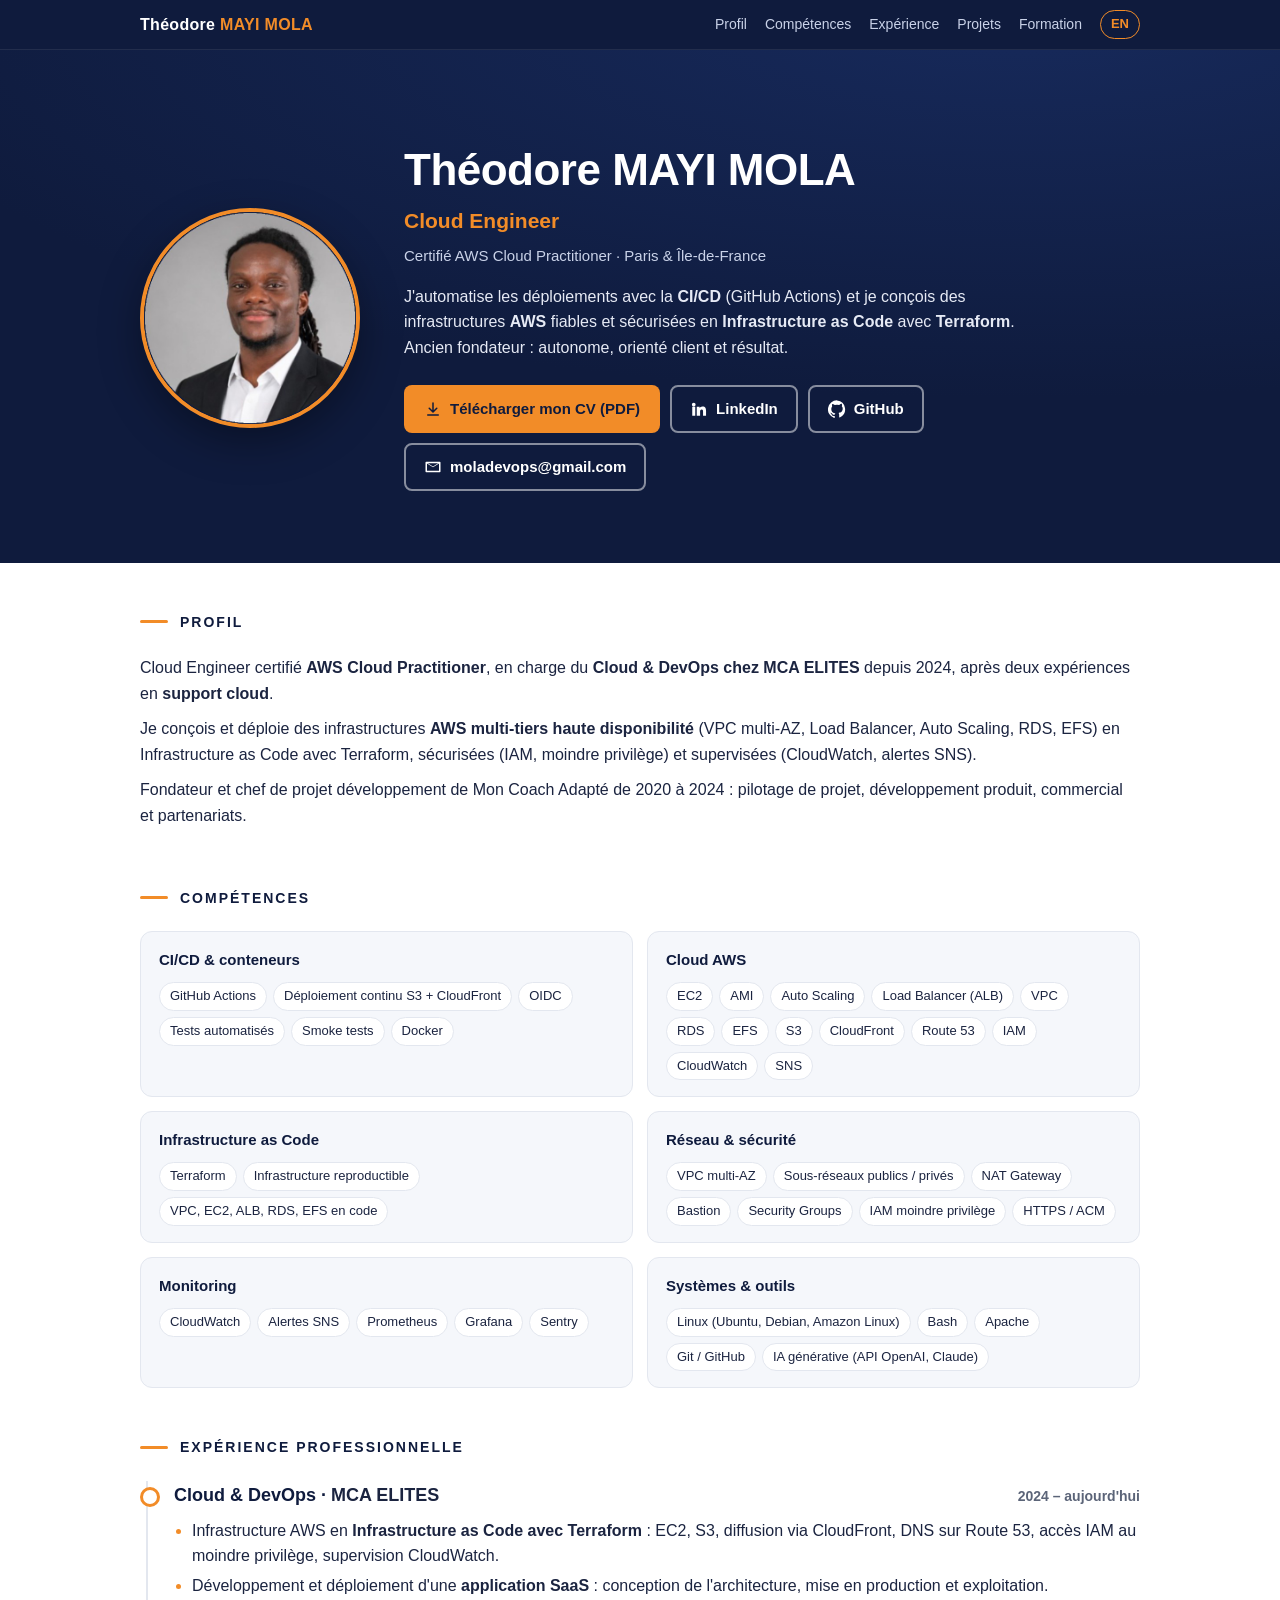
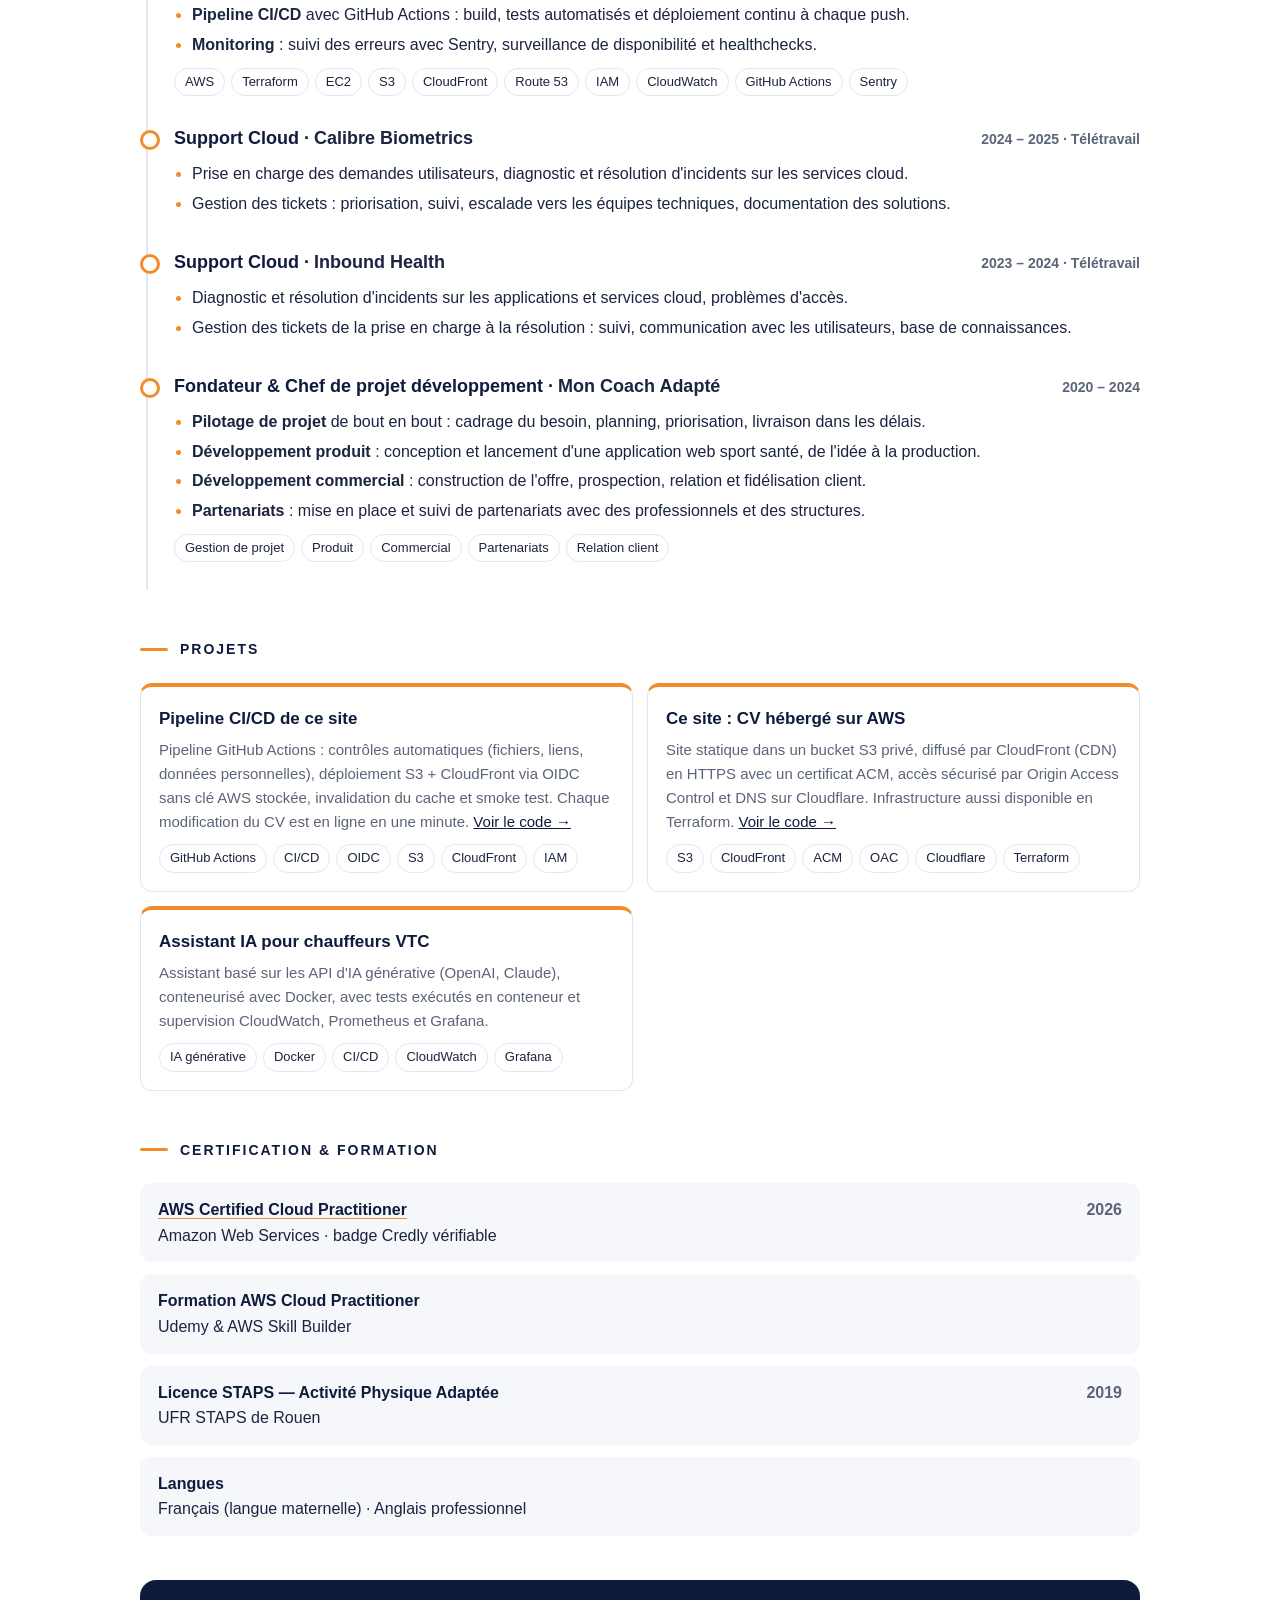
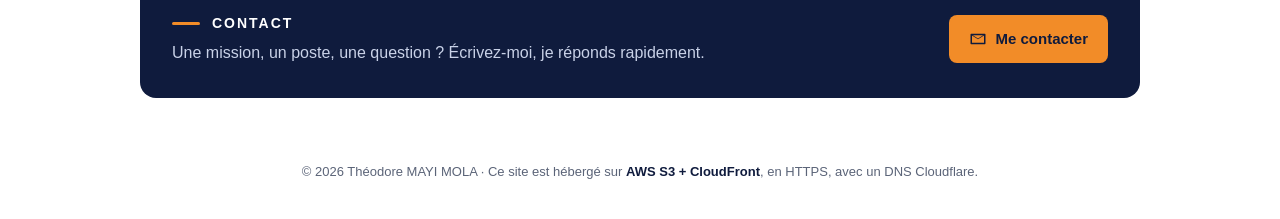
<file: site/index.html>
<!doctype html>
<html lang="fr">
<head>
  <meta charset="utf-8">
  <meta name="viewport" content="width=device-width, initial-scale=1">
  <title>Théodore MAYI MOLA — Cloud Engineer AWS | CV</title>
  <meta name="description" content="CV en ligne de Théodore MAYI MOLA, Cloud Engineer certifié AWS Cloud Practitioner : AWS, Terraform, CI/CD, Linux, Docker. Cloud & DevOps chez MCA ELITES.">
  <meta name="author" content="Théodore MAYI MOLA">
  <link rel="canonical" href="https://www.theodoremayi.com/">
  <link rel="alternate" hreflang="fr" href="https://www.theodoremayi.com/">
  <link rel="alternate" hreflang="en" href="https://www.theodoremayi.com/en.html">
  <link rel="alternate" hreflang="x-default" href="https://www.theodoremayi.com/">
  <meta property="og:type" content="profile">
  <meta property="og:title" content="Théodore MAYI MOLA — Cloud Engineer AWS | CV">
  <meta property="og:description" content="CV en ligne de Théodore MAYI MOLA, Cloud Engineer certifié AWS Cloud Practitioner : AWS, Terraform, CI/CD, Linux, Docker. Cloud & DevOps chez MCA ELITES.">
  <meta property="og:url" content="https://www.theodoremayi.com/">
  <meta property="og:image" content="https://www.theodoremayi.com/assets/theodore-mayi-mola.jpg">
  <meta property="og:locale" content="fr_FR">
  <meta name="twitter:card" content="summary">
  <meta name="theme-color" content="#0f1b3d">
  <link rel="icon" href="assets/favicon.svg" type="image/svg+xml">
  <link rel="stylesheet" href="assets/style.css">
  <script type="application/ld+json">{"@context": "https://schema.org", "@type": "Person", "name": "Théodore MAYI MOLA", "jobTitle": "Cloud Engineer", "url": "https://www.theodoremayi.com/", "image": "https://www.theodoremayi.com/assets/theodore-mayi-mola.jpg", "email": "mailto:moladevops@gmail.com", "sameAs": ["https://www.linkedin.com/in/th%C3%A9odore-mola-mayi-a34438158/", "https://github.com/moladevops", "https://www.credly.com/badges/a0e12d06-cac2-4965-a12f-971044d0e08e/public_url"], "worksFor": {"@type": "Organization", "name": "MCA ELITES"}, "knowsAbout": ["Amazon Web Services", "Terraform", "Infrastructure as Code", "CI/CD", "Linux", "Docker", "CloudFront", "Cloud Engineering"], "hasCredential": {"@type": "EducationalOccupationalCredential", "name": "AWS Certified Cloud Practitioner", "url": "https://www.credly.com/badges/a0e12d06-cac2-4965-a12f-971044d0e08e/public_url"}, "address": {"@type": "PostalAddress", "addressLocality": "Paris", "addressCountry": "FR"}}</script>
</head>
<body>
  <header class="topbar">
    <div class="inner">
      <a class="brand" href="index.html">Théodore <span>MAYI MOLA</span></a>
      <nav class="nav" aria-label="Navigation"><a class="hide-mobile" href="#profil">Profil</a><a class="hide-mobile" href="#competences">Compétences</a><a class="hide-mobile" href="#experience">Expérience</a><a class="hide-mobile" href="#projets">Projets</a><a class="hide-mobile" href="#formation">Formation</a><a class="lang" href="en.html" hreflang="en" lang="en">EN</a></nav>
    </div>
  </header>

  <section class="hero" aria-label="Théodore MAYI MOLA">
    <div class="inner">
      <img class="photo" src="assets/theodore-mayi-mola.jpg" width="220" height="220" alt="Théodore MAYI MOLA">
      <div>
        <h1>Théodore MAYI MOLA</h1>
        <p class="role">Cloud Engineer</p>
        <p class="cert">Certifié AWS Cloud Practitioner · Paris & Île-de-France</p>
        <p class="pitch">J'automatise les déploiements avec la <strong>CI/CD</strong> (GitHub Actions) et je conçois des infrastructures <strong>AWS</strong> fiables et sécurisées en <strong>Infrastructure as Code</strong> avec <strong>Terraform</strong>. Ancien fondateur : autonome, orienté client et résultat.</p>
        <div class="actions">
          <a class="btn btn-primary" href="cv/Theodore-MAYI-MOLA-Cloud-Engineer-FR.pdf" download><svg viewBox="0 0 24 24" aria-hidden="true"><path d="M12 3a1 1 0 0 1 1 1v9.59l3.3-3.3a1 1 0 1 1 1.4 1.42l-5 5a1 1 0 0 1-1.4 0l-5-5a1 1 0 1 1 1.4-1.42l3.3 3.3V4a1 1 0 0 1 1-1zM5 19h14a1 1 0 1 1 0 2H5a1 1 0 1 1 0-2z"/></svg>Télécharger mon CV (PDF)</a>
          <a class="btn btn-ghost" href="https://www.linkedin.com/in/th%C3%A9odore-mola-mayi-a34438158/" rel="noopener"><svg viewBox="0 0 24 24" aria-hidden="true"><path d="M4.98 3.5a2.5 2.5 0 1 1 0 5 2.5 2.5 0 0 1 0-5zM3 9h4v12H3zM9 9h3.8v1.7h.05c.53-1 1.83-2.05 3.77-2.05 4.03 0 4.78 2.65 4.78 6.1V21h-4v-5.5c0-1.3-.02-3-1.83-3-1.83 0-2.11 1.43-2.11 2.9V21H9z"/></svg>LinkedIn</a>
          <a class="btn btn-ghost" href="https://github.com/moladevops" rel="noopener"><svg viewBox="0 0 24 24" aria-hidden="true"><path d="M12 .5a12 12 0 0 0-3.8 23.4c.6.1.8-.3.8-.6v-2.1c-3.3.7-4-1.6-4-1.6-.6-1.4-1.4-1.8-1.4-1.8-1.1-.7.1-.7.1-.7 1.2.1 1.9 1.3 1.9 1.3 1.1 1.8 2.8 1.3 3.5 1 .1-.8.4-1.3.8-1.6-2.7-.3-5.5-1.3-5.5-6 0-1.3.5-2.4 1.2-3.2-.1-.3-.5-1.5.1-3.2 0 0 1-.3 3.3 1.2a11.5 11.5 0 0 1 6 0C17.3 4.7 18.3 5 18.3 5c.7 1.7.3 2.9.1 3.2.8.8 1.2 1.9 1.2 3.2 0 4.6-2.8 5.6-5.5 5.9.4.4.8 1.1.8 2.2v3.3c0 .3.2.7.8.6A12 12 0 0 0 12 .5z"/></svg>GitHub</a>
          <a class="btn btn-ghost" href="mailto:moladevops@gmail.com"><svg viewBox="0 0 24 24" aria-hidden="true"><path d="M3 5h18a1 1 0 0 1 1 1v12a1 1 0 0 1-1 1H3a1 1 0 0 1-1-1V6a1 1 0 0 1 1-1zm9 7.2L4 7.3V17h16V7.3l-8 4.9zM5.1 7 12 11.2 18.9 7z"/></svg>moladevops@gmail.com</a>
        </div>
      </div>
    </div>
  </section>

  <main>
    <section id="profil"><h2>Profil</h2><p style="margin-bottom:10px">Cloud Engineer certifié <strong>AWS Cloud Practitioner</strong>, en charge du <strong>Cloud & DevOps chez MCA ELITES</strong> depuis 2024, après deux expériences en <strong>support cloud</strong>.</p><p style="margin-bottom:10px">Je conçois et déploie des infrastructures <strong>AWS multi-tiers haute disponibilité</strong> (VPC multi-AZ, Load Balancer, Auto Scaling, RDS, EFS) en Infrastructure as Code avec Terraform, sécurisées (IAM, moindre privilège) et supervisées (CloudWatch, alertes SNS).</p><p style="margin-bottom:10px">Fondateur et chef de projet développement de Mon Coach Adapté de 2020 à 2024 : pilotage de projet, développement produit, commercial et partenariats.</p></section>
    <section id="competences"><h2>Compétences</h2><div class="skills"><div class="skill-card"><h3>CI/CD & conteneurs</h3><div class="tags"><span class="tag">GitHub Actions</span><span class="tag">Déploiement continu S3 + CloudFront</span><span class="tag">OIDC</span><span class="tag">Tests automatisés</span><span class="tag">Smoke tests</span><span class="tag">Docker</span></div></div><div class="skill-card"><h3>Cloud AWS</h3><div class="tags"><span class="tag">EC2</span><span class="tag">AMI</span><span class="tag">Auto Scaling</span><span class="tag">Load Balancer (ALB)</span><span class="tag">VPC</span><span class="tag">RDS</span><span class="tag">EFS</span><span class="tag">S3</span><span class="tag">CloudFront</span><span class="tag">Route 53</span><span class="tag">IAM</span><span class="tag">CloudWatch</span><span class="tag">SNS</span></div></div><div class="skill-card"><h3>Infrastructure as Code</h3><div class="tags"><span class="tag">Terraform</span><span class="tag">Infrastructure reproductible</span><span class="tag">VPC, EC2, ALB, RDS, EFS en code</span></div></div><div class="skill-card"><h3>Réseau & sécurité</h3><div class="tags"><span class="tag">VPC multi-AZ</span><span class="tag">Sous-réseaux publics / privés</span><span class="tag">NAT Gateway</span><span class="tag">Bastion</span><span class="tag">Security Groups</span><span class="tag">IAM moindre privilège</span><span class="tag">HTTPS / ACM</span></div></div><div class="skill-card"><h3>Monitoring</h3><div class="tags"><span class="tag">CloudWatch</span><span class="tag">Alertes SNS</span><span class="tag">Prometheus</span><span class="tag">Grafana</span><span class="tag">Sentry</span></div></div><div class="skill-card"><h3>Systèmes & outils</h3><div class="tags"><span class="tag">Linux (Ubuntu, Debian, Amazon Linux)</span><span class="tag">Bash</span><span class="tag">Apache</span><span class="tag">Git / GitHub</span><span class="tag">IA générative (API OpenAI, Claude)</span></div></div></div></section>
    <section id="experience"><h2>Expérience professionnelle</h2><div class="timeline"><article class="job"><div class="job-head"><h3>Cloud & DevOps · <span class="org">MCA ELITES</span></h3><span class="when">2024 – aujourd'hui</span></div><ul><li>Infrastructure AWS en <strong>Infrastructure as Code avec Terraform</strong> : EC2, S3, diffusion via CloudFront, DNS sur Route 53, accès IAM au moindre privilège, supervision CloudWatch.</li><li>Développement et déploiement d'une <strong>application SaaS</strong> : conception de l'architecture, mise en production et exploitation.</li><li><strong>Pipeline CI/CD</strong> avec GitHub Actions : build, tests automatisés et déploiement continu à chaque push.</li><li><strong>Monitoring</strong> : suivi des erreurs avec Sentry, surveillance de disponibilité et healthchecks.</li></ul><div class="stack"><div class="tags"><span class="tag">AWS</span><span class="tag">Terraform</span><span class="tag">EC2</span><span class="tag">S3</span><span class="tag">CloudFront</span><span class="tag">Route 53</span><span class="tag">IAM</span><span class="tag">CloudWatch</span><span class="tag">GitHub Actions</span><span class="tag">Sentry</span></div></div></article><article class="job"><div class="job-head"><h3>Support Cloud · <span class="org">Calibre Biometrics</span></h3><span class="when">2024 – 2025 · Télétravail</span></div><ul><li>Prise en charge des demandes utilisateurs, diagnostic et résolution d'incidents sur les services cloud.</li><li>Gestion des tickets : priorisation, suivi, escalade vers les équipes techniques, documentation des solutions.</li></ul></article><article class="job"><div class="job-head"><h3>Support Cloud · <span class="org">Inbound Health</span></h3><span class="when">2023 – 2024 · Télétravail</span></div><ul><li>Diagnostic et résolution d'incidents sur les applications et services cloud, problèmes d'accès.</li><li>Gestion des tickets de la prise en charge à la résolution : suivi, communication avec les utilisateurs, base de connaissances.</li></ul></article><article class="job"><div class="job-head"><h3>Fondateur & Chef de projet développement · <span class="org">Mon Coach Adapté</span></h3><span class="when">2020 – 2024</span></div><ul><li><strong>Pilotage de projet</strong> de bout en bout : cadrage du besoin, planning, priorisation, livraison dans les délais.</li><li><strong>Développement produit</strong> : conception et lancement d'une application web sport santé, de l'idée à la production.</li><li><strong>Développement commercial</strong> : construction de l'offre, prospection, relation et fidélisation client.</li><li><strong>Partenariats</strong> : mise en place et suivi de partenariats avec des professionnels et des structures.</li></ul><div class="stack"><div class="tags"><span class="tag">Gestion de projet</span><span class="tag">Produit</span><span class="tag">Commercial</span><span class="tag">Partenariats</span><span class="tag">Relation client</span></div></div></article></div></section>
    <section id="projets"><h2>Projets</h2><div class="projects"><article class="project"><h3>Pipeline CI/CD de ce site</h3><p>Pipeline GitHub Actions : contrôles automatiques (fichiers, liens, données personnelles), déploiement S3 + CloudFront via OIDC sans clé AWS stockée, invalidation du cache et smoke test. Chaque modification du CV est en ligne en une minute. <a href="https://github.com/moladevops/theodoremayi-resume" rel="noopener">Voir le code →</a></p><div class="stack"><div class="tags"><span class="tag">GitHub Actions</span><span class="tag">CI/CD</span><span class="tag">OIDC</span><span class="tag">S3</span><span class="tag">CloudFront</span><span class="tag">IAM</span></div></div></article><article class="project"><h3>Ce site : CV hébergé sur AWS</h3><p>Site statique dans un bucket S3 privé, diffusé par CloudFront (CDN) en HTTPS avec un certificat ACM, accès sécurisé par Origin Access Control et DNS sur Cloudflare. Infrastructure aussi disponible en Terraform. <a href="https://github.com/moladevops/theodoremayi-resume" rel="noopener">Voir le code →</a></p><div class="stack"><div class="tags"><span class="tag">S3</span><span class="tag">CloudFront</span><span class="tag">ACM</span><span class="tag">OAC</span><span class="tag">Cloudflare</span><span class="tag">Terraform</span></div></div></article><article class="project"><h3>Assistant IA pour chauffeurs VTC</h3><p>Assistant basé sur les API d'IA générative (OpenAI, Claude), conteneurisé avec Docker, avec tests exécutés en conteneur et supervision CloudWatch, Prometheus et Grafana.</p><div class="stack"><div class="tags"><span class="tag">IA générative</span><span class="tag">Docker</span><span class="tag">CI/CD</span><span class="tag">CloudWatch</span><span class="tag">Grafana</span></div></div></article></div></section>
    <section id="formation"><h2>Certification & formation</h2><div class="edu"><div class="edu-item"><div><a class="badge-link" href="https://www.credly.com/badges/a0e12d06-cac2-4965-a12f-971044d0e08e/public_url" rel="noopener">AWS Certified Cloud Practitioner</a><br><span>Amazon Web Services · badge Credly vérifiable</span></div><span class="when">2026</span></div><div class="edu-item"><div><strong>Formation AWS Cloud Practitioner</strong><br><span>Udemy & AWS Skill Builder</span></div><span class="when"></span></div><div class="edu-item"><div><strong>Licence STAPS — Activité Physique Adaptée</strong><br><span>UFR STAPS de Rouen</span></div><span class="when">2019</span></div><div class="edu-item"><div><strong>Langues</strong><br><span>Français (langue maternelle) · Anglais professionnel</span></div></div></div></section>

    <section class="contact" id="contact">
      <div><h2>Contact</h2><p>Une mission, un poste, une question ? Écrivez-moi, je réponds rapidement.</p></div>
      <a class="btn btn-primary" href="mailto:moladevops@gmail.com"><svg viewBox="0 0 24 24" aria-hidden="true"><path d="M3 5h18a1 1 0 0 1 1 1v12a1 1 0 0 1-1 1H3a1 1 0 0 1-1-1V6a1 1 0 0 1 1-1zm9 7.2L4 7.3V17h16V7.3l-8 4.9zM5.1 7 12 11.2 18.9 7z"/></svg>Me contacter</a>
    </section>
  </main>

  <footer>© 2026 Théodore MAYI MOLA · Ce site est hébergé sur <strong>AWS S3 + CloudFront</strong>, en HTTPS, avec un DNS Cloudflare.</footer>
</body>
</html>
</file>
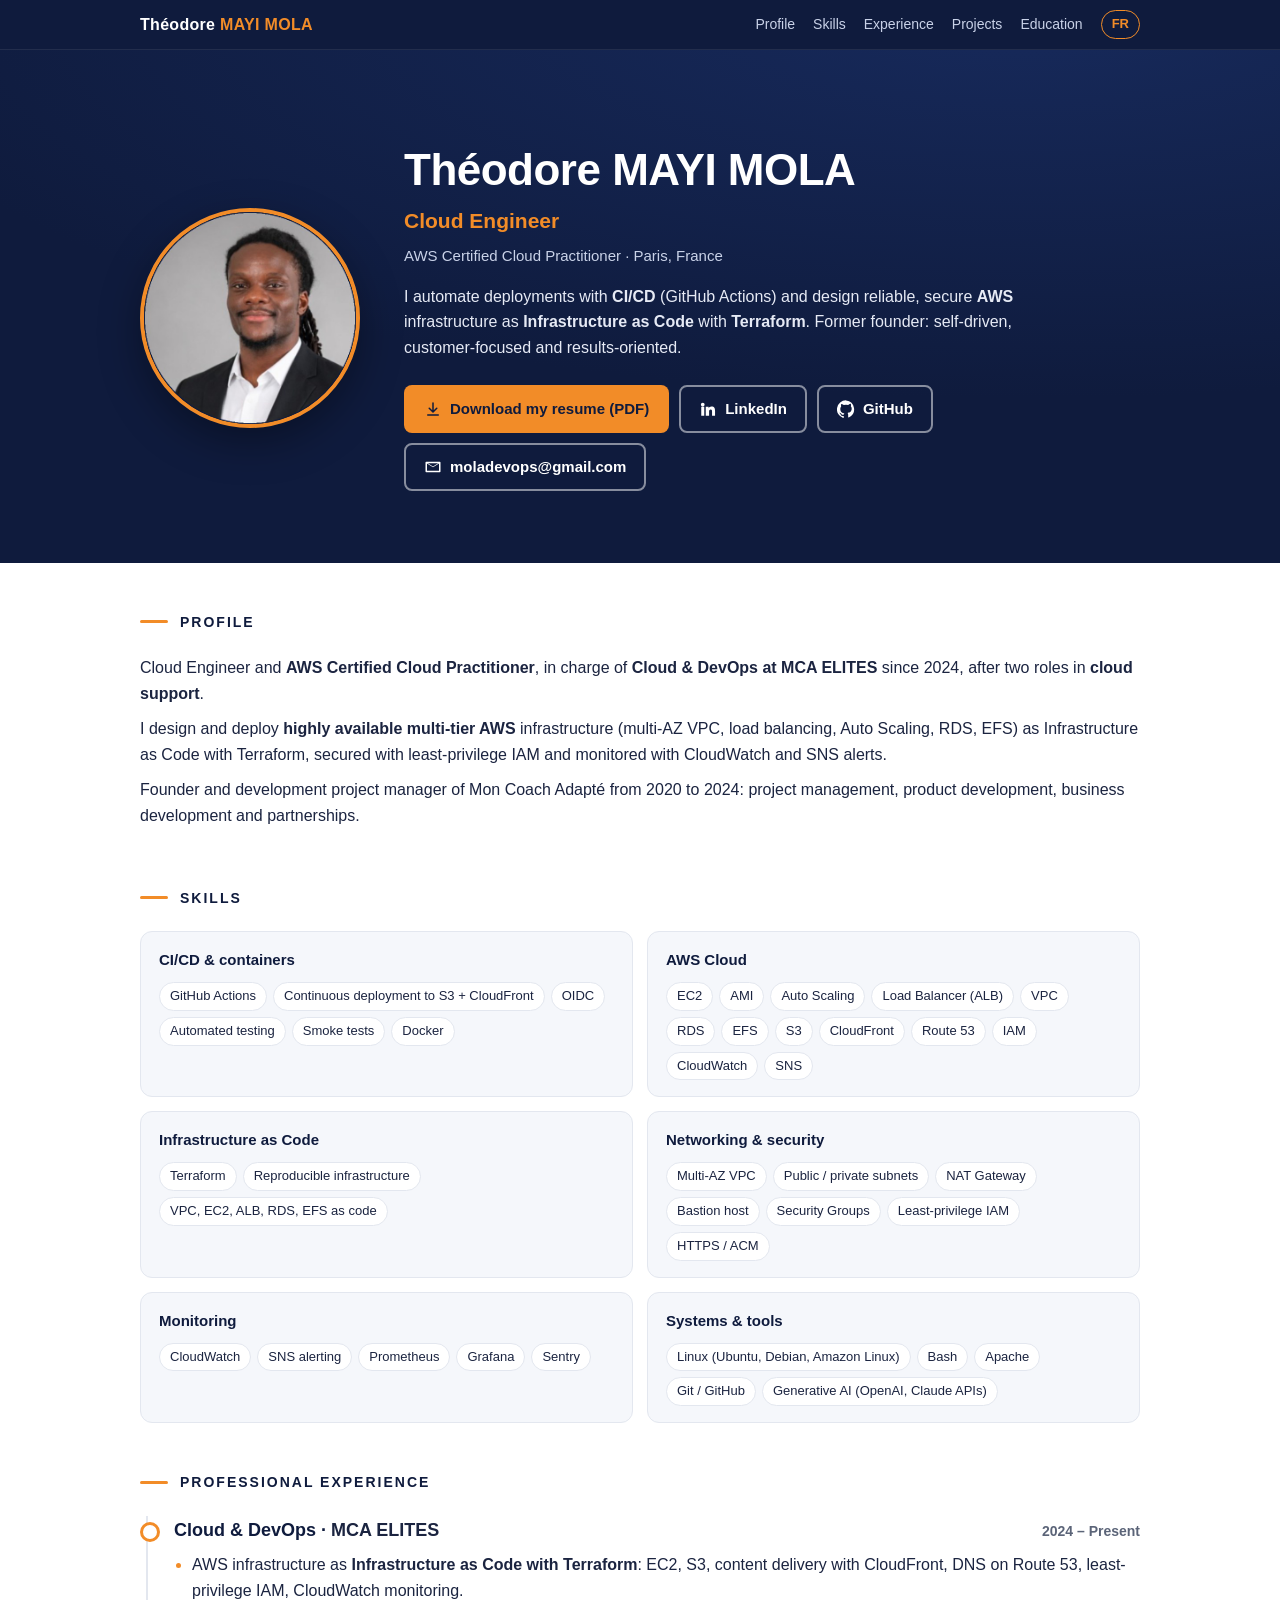
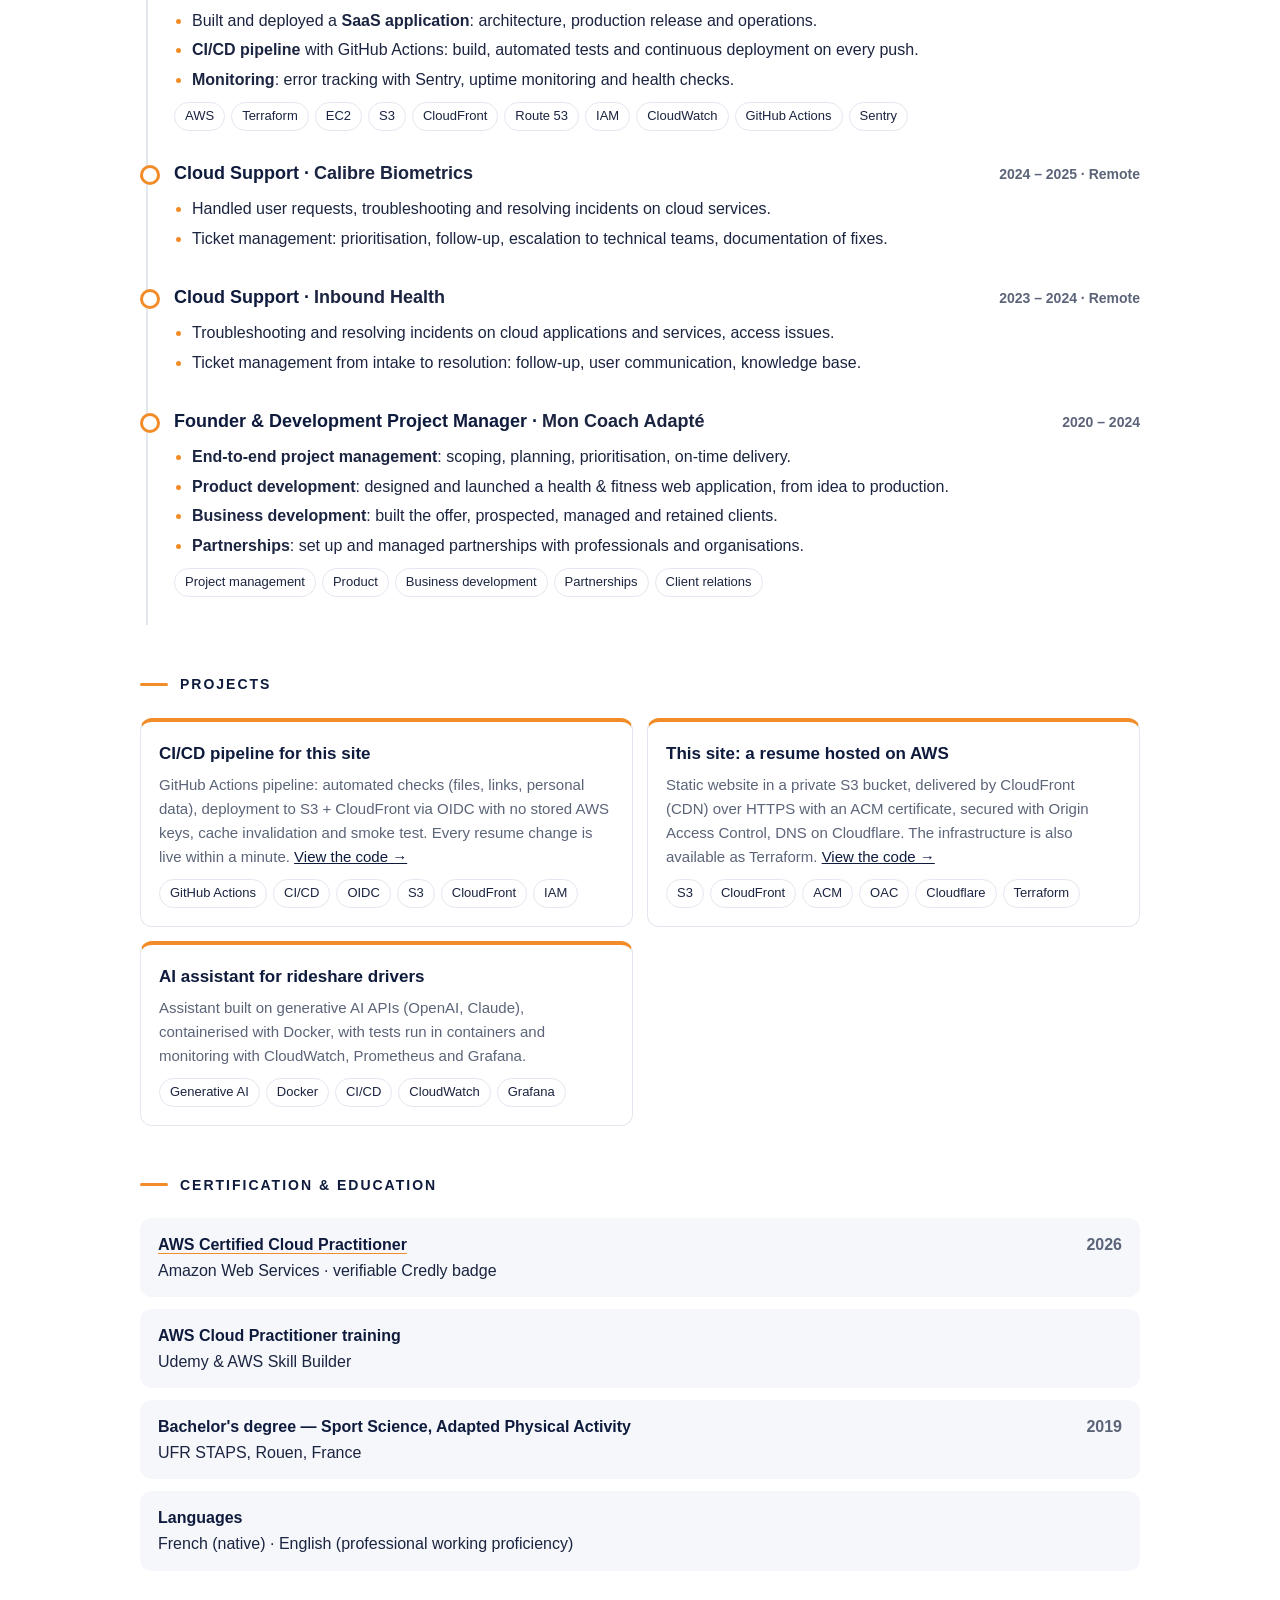
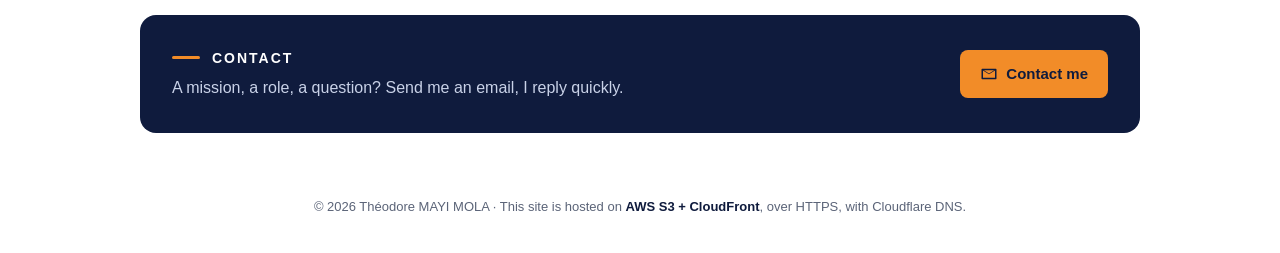
<file: site/en.html>
<!doctype html>
<html lang="en">
<head>
  <meta charset="utf-8">
  <meta name="viewport" content="width=device-width, initial-scale=1">
  <title>Théodore MAYI MOLA — AWS Cloud Engineer | Resume</title>
  <meta name="description" content="Online resume of Théodore MAYI MOLA, Cloud Engineer and AWS Certified Cloud Practitioner: AWS, Terraform, CI/CD, Linux, Docker. Cloud & DevOps at MCA ELITES.">
  <meta name="author" content="Théodore MAYI MOLA">
  <link rel="canonical" href="https://www.theodoremayi.com/en.html">
  <link rel="alternate" hreflang="fr" href="https://www.theodoremayi.com/">
  <link rel="alternate" hreflang="en" href="https://www.theodoremayi.com/en.html">
  <link rel="alternate" hreflang="x-default" href="https://www.theodoremayi.com/">
  <meta property="og:type" content="profile">
  <meta property="og:title" content="Théodore MAYI MOLA — AWS Cloud Engineer | Resume">
  <meta property="og:description" content="Online resume of Théodore MAYI MOLA, Cloud Engineer and AWS Certified Cloud Practitioner: AWS, Terraform, CI/CD, Linux, Docker. Cloud & DevOps at MCA ELITES.">
  <meta property="og:url" content="https://www.theodoremayi.com/en.html">
  <meta property="og:image" content="https://www.theodoremayi.com/assets/theodore-mayi-mola.jpg">
  <meta property="og:locale" content="en_US">
  <meta name="twitter:card" content="summary">
  <meta name="theme-color" content="#0f1b3d">
  <link rel="icon" href="assets/favicon.svg" type="image/svg+xml">
  <link rel="stylesheet" href="assets/style.css">
  <script type="application/ld+json">{"@context": "https://schema.org", "@type": "Person", "name": "Théodore MAYI MOLA", "jobTitle": "Cloud Engineer", "url": "https://www.theodoremayi.com/", "image": "https://www.theodoremayi.com/assets/theodore-mayi-mola.jpg", "email": "mailto:moladevops@gmail.com", "sameAs": ["https://www.linkedin.com/in/th%C3%A9odore-mola-mayi-a34438158/", "https://github.com/moladevops", "https://www.credly.com/badges/a0e12d06-cac2-4965-a12f-971044d0e08e/public_url"], "worksFor": {"@type": "Organization", "name": "MCA ELITES"}, "knowsAbout": ["Amazon Web Services", "Terraform", "Infrastructure as Code", "CI/CD", "Linux", "Docker", "CloudFront", "Cloud Engineering"], "hasCredential": {"@type": "EducationalOccupationalCredential", "name": "AWS Certified Cloud Practitioner", "url": "https://www.credly.com/badges/a0e12d06-cac2-4965-a12f-971044d0e08e/public_url"}, "address": {"@type": "PostalAddress", "addressLocality": "Paris", "addressCountry": "FR"}}</script>
</head>
<body>
  <header class="topbar">
    <div class="inner">
      <a class="brand" href="en.html">Théodore <span>MAYI MOLA</span></a>
      <nav class="nav" aria-label="Navigation"><a class="hide-mobile" href="#profile">Profile</a><a class="hide-mobile" href="#skills">Skills</a><a class="hide-mobile" href="#experience">Experience</a><a class="hide-mobile" href="#projects">Projects</a><a class="hide-mobile" href="#education">Education</a><a class="lang" href="index.html" hreflang="fr" lang="fr">FR</a></nav>
    </div>
  </header>

  <section class="hero" aria-label="Théodore MAYI MOLA">
    <div class="inner">
      <img class="photo" src="assets/theodore-mayi-mola.jpg" width="220" height="220" alt="Théodore MAYI MOLA">
      <div>
        <h1>Théodore MAYI MOLA</h1>
        <p class="role">Cloud Engineer</p>
        <p class="cert">AWS Certified Cloud Practitioner · Paris, France</p>
        <p class="pitch">I automate deployments with <strong>CI/CD</strong> (GitHub Actions) and design reliable, secure <strong>AWS</strong> infrastructure as <strong>Infrastructure as Code</strong> with <strong>Terraform</strong>. Former founder: self-driven, customer-focused and results-oriented.</p>
        <div class="actions">
          <a class="btn btn-primary" href="cv/Theodore-MAYI-MOLA-Cloud-Engineer-EN.pdf" download><svg viewBox="0 0 24 24" aria-hidden="true"><path d="M12 3a1 1 0 0 1 1 1v9.59l3.3-3.3a1 1 0 1 1 1.4 1.42l-5 5a1 1 0 0 1-1.4 0l-5-5a1 1 0 1 1 1.4-1.42l3.3 3.3V4a1 1 0 0 1 1-1zM5 19h14a1 1 0 1 1 0 2H5a1 1 0 1 1 0-2z"/></svg>Download my resume (PDF)</a>
          <a class="btn btn-ghost" href="https://www.linkedin.com/in/th%C3%A9odore-mola-mayi-a34438158/" rel="noopener"><svg viewBox="0 0 24 24" aria-hidden="true"><path d="M4.98 3.5a2.5 2.5 0 1 1 0 5 2.5 2.5 0 0 1 0-5zM3 9h4v12H3zM9 9h3.8v1.7h.05c.53-1 1.83-2.05 3.77-2.05 4.03 0 4.78 2.65 4.78 6.1V21h-4v-5.5c0-1.3-.02-3-1.83-3-1.83 0-2.11 1.43-2.11 2.9V21H9z"/></svg>LinkedIn</a>
          <a class="btn btn-ghost" href="https://github.com/moladevops" rel="noopener"><svg viewBox="0 0 24 24" aria-hidden="true"><path d="M12 .5a12 12 0 0 0-3.8 23.4c.6.1.8-.3.8-.6v-2.1c-3.3.7-4-1.6-4-1.6-.6-1.4-1.4-1.8-1.4-1.8-1.1-.7.1-.7.1-.7 1.2.1 1.9 1.3 1.9 1.3 1.1 1.8 2.8 1.3 3.5 1 .1-.8.4-1.3.8-1.6-2.7-.3-5.5-1.3-5.5-6 0-1.3.5-2.4 1.2-3.2-.1-.3-.5-1.5.1-3.2 0 0 1-.3 3.3 1.2a11.5 11.5 0 0 1 6 0C17.3 4.7 18.3 5 18.3 5c.7 1.7.3 2.9.1 3.2.8.8 1.2 1.9 1.2 3.2 0 4.6-2.8 5.6-5.5 5.9.4.4.8 1.1.8 2.2v3.3c0 .3.2.7.8.6A12 12 0 0 0 12 .5z"/></svg>GitHub</a>
          <a class="btn btn-ghost" href="mailto:moladevops@gmail.com"><svg viewBox="0 0 24 24" aria-hidden="true"><path d="M3 5h18a1 1 0 0 1 1 1v12a1 1 0 0 1-1 1H3a1 1 0 0 1-1-1V6a1 1 0 0 1 1-1zm9 7.2L4 7.3V17h16V7.3l-8 4.9zM5.1 7 12 11.2 18.9 7z"/></svg>moladevops@gmail.com</a>
        </div>
      </div>
    </div>
  </section>

  <main>
    <section id="profile"><h2>Profile</h2><p style="margin-bottom:10px">Cloud Engineer and <strong>AWS Certified Cloud Practitioner</strong>, in charge of <strong>Cloud & DevOps at MCA ELITES</strong> since 2024, after two roles in <strong>cloud support</strong>.</p><p style="margin-bottom:10px">I design and deploy <strong>highly available multi-tier AWS</strong> infrastructure (multi-AZ VPC, load balancing, Auto Scaling, RDS, EFS) as Infrastructure as Code with Terraform, secured with least-privilege IAM and monitored with CloudWatch and SNS alerts.</p><p style="margin-bottom:10px">Founder and development project manager of Mon Coach Adapté from 2020 to 2024: project management, product development, business development and partnerships.</p></section>
    <section id="skills"><h2>Skills</h2><div class="skills"><div class="skill-card"><h3>CI/CD & containers</h3><div class="tags"><span class="tag">GitHub Actions</span><span class="tag">Continuous deployment to S3 + CloudFront</span><span class="tag">OIDC</span><span class="tag">Automated testing</span><span class="tag">Smoke tests</span><span class="tag">Docker</span></div></div><div class="skill-card"><h3>AWS Cloud</h3><div class="tags"><span class="tag">EC2</span><span class="tag">AMI</span><span class="tag">Auto Scaling</span><span class="tag">Load Balancer (ALB)</span><span class="tag">VPC</span><span class="tag">RDS</span><span class="tag">EFS</span><span class="tag">S3</span><span class="tag">CloudFront</span><span class="tag">Route 53</span><span class="tag">IAM</span><span class="tag">CloudWatch</span><span class="tag">SNS</span></div></div><div class="skill-card"><h3>Infrastructure as Code</h3><div class="tags"><span class="tag">Terraform</span><span class="tag">Reproducible infrastructure</span><span class="tag">VPC, EC2, ALB, RDS, EFS as code</span></div></div><div class="skill-card"><h3>Networking & security</h3><div class="tags"><span class="tag">Multi-AZ VPC</span><span class="tag">Public / private subnets</span><span class="tag">NAT Gateway</span><span class="tag">Bastion host</span><span class="tag">Security Groups</span><span class="tag">Least-privilege IAM</span><span class="tag">HTTPS / ACM</span></div></div><div class="skill-card"><h3>Monitoring</h3><div class="tags"><span class="tag">CloudWatch</span><span class="tag">SNS alerting</span><span class="tag">Prometheus</span><span class="tag">Grafana</span><span class="tag">Sentry</span></div></div><div class="skill-card"><h3>Systems & tools</h3><div class="tags"><span class="tag">Linux (Ubuntu, Debian, Amazon Linux)</span><span class="tag">Bash</span><span class="tag">Apache</span><span class="tag">Git / GitHub</span><span class="tag">Generative AI (OpenAI, Claude APIs)</span></div></div></div></section>
    <section id="experience"><h2>Professional experience</h2><div class="timeline"><article class="job"><div class="job-head"><h3>Cloud & DevOps · <span class="org">MCA ELITES</span></h3><span class="when">2024 – Present</span></div><ul><li>AWS infrastructure as <strong>Infrastructure as Code with Terraform</strong>: EC2, S3, content delivery with CloudFront, DNS on Route 53, least-privilege IAM, CloudWatch monitoring.</li><li>Built and deployed a <strong>SaaS application</strong>: architecture, production release and operations.</li><li><strong>CI/CD pipeline</strong> with GitHub Actions: build, automated tests and continuous deployment on every push.</li><li><strong>Monitoring</strong>: error tracking with Sentry, uptime monitoring and health checks.</li></ul><div class="stack"><div class="tags"><span class="tag">AWS</span><span class="tag">Terraform</span><span class="tag">EC2</span><span class="tag">S3</span><span class="tag">CloudFront</span><span class="tag">Route 53</span><span class="tag">IAM</span><span class="tag">CloudWatch</span><span class="tag">GitHub Actions</span><span class="tag">Sentry</span></div></div></article><article class="job"><div class="job-head"><h3>Cloud Support · <span class="org">Calibre Biometrics</span></h3><span class="when">2024 – 2025 · Remote</span></div><ul><li>Handled user requests, troubleshooting and resolving incidents on cloud services.</li><li>Ticket management: prioritisation, follow-up, escalation to technical teams, documentation of fixes.</li></ul></article><article class="job"><div class="job-head"><h3>Cloud Support · <span class="org">Inbound Health</span></h3><span class="when">2023 – 2024 · Remote</span></div><ul><li>Troubleshooting and resolving incidents on cloud applications and services, access issues.</li><li>Ticket management from intake to resolution: follow-up, user communication, knowledge base.</li></ul></article><article class="job"><div class="job-head"><h3>Founder & Development Project Manager · <span class="org">Mon Coach Adapté</span></h3><span class="when">2020 – 2024</span></div><ul><li><strong>End-to-end project management</strong>: scoping, planning, prioritisation, on-time delivery.</li><li><strong>Product development</strong>: designed and launched a health &amp; fitness web application, from idea to production.</li><li><strong>Business development</strong>: built the offer, prospected, managed and retained clients.</li><li><strong>Partnerships</strong>: set up and managed partnerships with professionals and organisations.</li></ul><div class="stack"><div class="tags"><span class="tag">Project management</span><span class="tag">Product</span><span class="tag">Business development</span><span class="tag">Partnerships</span><span class="tag">Client relations</span></div></div></article></div></section>
    <section id="projects"><h2>Projects</h2><div class="projects"><article class="project"><h3>CI/CD pipeline for this site</h3><p>GitHub Actions pipeline: automated checks (files, links, personal data), deployment to S3 + CloudFront via OIDC with no stored AWS keys, cache invalidation and smoke test. Every resume change is live within a minute. <a href="https://github.com/moladevops/theodoremayi-resume" rel="noopener">View the code →</a></p><div class="stack"><div class="tags"><span class="tag">GitHub Actions</span><span class="tag">CI/CD</span><span class="tag">OIDC</span><span class="tag">S3</span><span class="tag">CloudFront</span><span class="tag">IAM</span></div></div></article><article class="project"><h3>This site: a resume hosted on AWS</h3><p>Static website in a private S3 bucket, delivered by CloudFront (CDN) over HTTPS with an ACM certificate, secured with Origin Access Control, DNS on Cloudflare. The infrastructure is also available as Terraform. <a href="https://github.com/moladevops/theodoremayi-resume" rel="noopener">View the code →</a></p><div class="stack"><div class="tags"><span class="tag">S3</span><span class="tag">CloudFront</span><span class="tag">ACM</span><span class="tag">OAC</span><span class="tag">Cloudflare</span><span class="tag">Terraform</span></div></div></article><article class="project"><h3>AI assistant for rideshare drivers</h3><p>Assistant built on generative AI APIs (OpenAI, Claude), containerised with Docker, with tests run in containers and monitoring with CloudWatch, Prometheus and Grafana.</p><div class="stack"><div class="tags"><span class="tag">Generative AI</span><span class="tag">Docker</span><span class="tag">CI/CD</span><span class="tag">CloudWatch</span><span class="tag">Grafana</span></div></div></article></div></section>
    <section id="education"><h2>Certification & education</h2><div class="edu"><div class="edu-item"><div><a class="badge-link" href="https://www.credly.com/badges/a0e12d06-cac2-4965-a12f-971044d0e08e/public_url" rel="noopener">AWS Certified Cloud Practitioner</a><br><span>Amazon Web Services · verifiable Credly badge</span></div><span class="when">2026</span></div><div class="edu-item"><div><strong>AWS Cloud Practitioner training</strong><br><span>Udemy & AWS Skill Builder</span></div><span class="when"></span></div><div class="edu-item"><div><strong>Bachelor's degree — Sport Science, Adapted Physical Activity</strong><br><span>UFR STAPS, Rouen, France</span></div><span class="when">2019</span></div><div class="edu-item"><div><strong>Languages</strong><br><span>French (native) · English (professional working proficiency)</span></div></div></div></section>

    <section class="contact" id="contact">
      <div><h2>Contact</h2><p>A mission, a role, a question? Send me an email, I reply quickly.</p></div>
      <a class="btn btn-primary" href="mailto:moladevops@gmail.com"><svg viewBox="0 0 24 24" aria-hidden="true"><path d="M3 5h18a1 1 0 0 1 1 1v12a1 1 0 0 1-1 1H3a1 1 0 0 1-1-1V6a1 1 0 0 1 1-1zm9 7.2L4 7.3V17h16V7.3l-8 4.9zM5.1 7 12 11.2 18.9 7z"/></svg>Contact me</a>
    </section>
  </main>

  <footer>© 2026 Théodore MAYI MOLA · This site is hosted on <strong>AWS S3 + CloudFront</strong>, over HTTPS, with Cloudflare DNS.</footer>
</body>
</html>
</file>
<file: site/assets/style.css>
:root {
  --navy: #0f1b3d;
  --navy-2: #172a5c;
  --white: #ffffff;
  --orange: #f28c28;
  --ink: #1b2440;
  --muted: #5b6478;
  --line: #e3e7ef;
  --soft: #f5f7fb;
}

* { box-sizing: border-box; margin: 0; padding: 0; }
html { scroll-behavior: smooth; }
body {
  font-family: -apple-system, BlinkMacSystemFont, "Segoe UI", Roboto, "Helvetica Neue", Arial, sans-serif;
  color: var(--ink);
  background: var(--white);
  line-height: 1.6;
  font-size: 16px;
}
a { color: var(--navy); }
a:focus-visible, button:focus-visible { outline: 3px solid var(--orange); outline-offset: 2px; }

/* ---------- Top bar ---------- */
.topbar {
  position: sticky; top: 0; z-index: 10;
  background: var(--navy);
  border-bottom: 1px solid rgba(255,255,255,.08);
}
.topbar .inner {
  max-width: 1040px; margin: 0 auto; padding: 10px 20px;
  display: flex; align-items: center; justify-content: space-between; gap: 16px;
}
.brand { color: var(--white); font-weight: 700; text-decoration: none; letter-spacing: .3px; }
.brand span { color: var(--orange); }
.nav { display: flex; gap: 18px; align-items: center; }
.nav a { color: #c9d2e8; text-decoration: none; font-size: 14px; }
.nav a:hover { color: var(--white); }
.lang {
  border: 1px solid var(--orange); color: var(--orange) !important;
  padding: 3px 10px; border-radius: 999px; font-weight: 700; font-size: 13px !important;
}
.lang:hover { background: var(--orange); color: var(--navy) !important; }

/* ---------- Hero ---------- */
.hero {
  background: radial-gradient(1200px 400px at 80% -10%, var(--navy-2), var(--navy));
  color: var(--white);
}
.hero .inner {
  max-width: 1040px; margin: 0 auto; padding: 56px 20px 64px;
  display: grid; grid-template-columns: 220px 1fr; gap: 44px; align-items: center;
}
.photo {
  width: 220px; height: 220px; border-radius: 50%; object-fit: cover;
  border: 4px solid var(--orange);
  box-shadow: 0 14px 40px rgba(0,0,0,.35);
}
.hero h1 { font-size: 44px; line-height: 1.1; letter-spacing: -.5px; }
.hero .role { margin-top: 10px; font-size: 21px; font-weight: 600; color: var(--orange); }
.hero .cert { margin-top: 6px; color: #c9d2e8; font-size: 15px; }
.hero .pitch { margin-top: 16px; max-width: 640px; color: #e6eaf5; }
.actions { margin-top: 24px; display: flex; flex-wrap: wrap; gap: 10px; }
.btn {
  display: inline-flex; align-items: center; gap: 8px;
  padding: 10px 18px; border-radius: 8px; font-weight: 700; font-size: 15px;
  text-decoration: none; border: 2px solid transparent; transition: transform .15s ease;
}
.btn:hover { transform: translateY(-1px); }
.btn-primary { background: var(--orange); color: var(--navy); }
.btn-ghost { border-color: rgba(255,255,255,.5); color: var(--white); }
.btn-ghost:hover { border-color: var(--white); }
.btn svg { width: 18px; height: 18px; fill: currentColor; }

/* ---------- Sections ---------- */
main { max-width: 1040px; margin: 0 auto; padding: 8px 20px 40px; }
section { padding: 40px 0 8px; }
h2 {
  font-size: 14px; letter-spacing: 2px; text-transform: uppercase; color: var(--navy);
  display: flex; align-items: center; gap: 12px; margin-bottom: 22px;
}
h2::before { content: ""; width: 28px; height: 3px; background: var(--orange); border-radius: 2px; }

.skills { display: grid; grid-template-columns: repeat(2, 1fr); gap: 14px; }
.skill-card { background: var(--soft); border: 1px solid var(--line); border-radius: 12px; padding: 16px 18px; }
.skill-card h3 { font-size: 15px; color: var(--navy); margin-bottom: 10px; }
.tags { display: flex; flex-wrap: wrap; gap: 6px; }
.tag {
  font-size: 13px; padding: 3px 10px; border-radius: 999px;
  background: var(--white); border: 1px solid var(--line); color: var(--ink);
}

.timeline { border-left: 2px solid var(--line); margin-left: 6px; }
.job { position: relative; padding: 0 0 28px 26px; }
.job::before {
  content: ""; position: absolute; left: -8px; top: 6px;
  width: 14px; height: 14px; border-radius: 50%; background: var(--white); border: 3px solid var(--orange);
}
.job-head { display: flex; flex-wrap: wrap; justify-content: space-between; gap: 4px 16px; align-items: baseline; }
.job h3 { font-size: 18px; color: var(--navy); }
.job .org { color: var(--ink); font-weight: 600; }
.job .when { font-size: 14px; color: var(--muted); font-weight: 600; white-space: nowrap; }
.job ul { margin: 8px 0 0 18px; }
.job li { margin: 4px 0; }
.job li::marker { color: var(--orange); }
.stack { margin-top: 10px; }

.projects { display: grid; grid-template-columns: repeat(2, 1fr); gap: 14px; }
.project { border: 1px solid var(--line); border-top: 4px solid var(--orange); border-radius: 12px; padding: 18px; }
.project h3 { font-size: 17px; color: var(--navy); margin-bottom: 6px; }
.project p { color: var(--muted); font-size: 15px; }

.edu { display: grid; gap: 12px; }
.edu-item { display: flex; justify-content: space-between; gap: 16px; padding: 14px 18px; background: var(--soft); border-radius: 12px; }
.edu-item strong { color: var(--navy); }
.edu-item .when { color: var(--muted); font-weight: 600; white-space: nowrap; }
.badge-link { font-weight: 700; color: var(--navy); text-decoration-color: var(--orange); text-underline-offset: 3px; }

.contact {
  margin-top: 36px; background: var(--navy); color: var(--white); border-radius: 16px;
  padding: 32px; display: flex; flex-wrap: wrap; justify-content: space-between; align-items: center; gap: 20px;
}
.contact h2 { color: var(--white); margin-bottom: 6px; }
.contact p { color: #c9d2e8; }

footer { text-align: center; color: var(--muted); font-size: 13px; padding: 24px 20px 36px; }
footer strong { color: var(--navy); }

/* ---------- Mobile ---------- */
@media (max-width: 760px) {
  .nav .hide-mobile { display: none; }
  .hero .inner { grid-template-columns: 1fr; text-align: center; padding: 36px 16px 44px; gap: 22px; }
  .photo { width: 160px; height: 160px; margin: 0 auto; }
  .hero h1 { font-size: 32px; }
  .hero .pitch { margin-left: auto; margin-right: auto; }
  .actions { justify-content: center; }
  main { padding: 0 16px 32px; }
  .skills, .projects { grid-template-columns: 1fr; }
  .edu-item { flex-direction: column; gap: 2px; }
  .contact { padding: 24px; }
}

@media print {
  .topbar, .actions, .contact .btn { display: none; }
  .hero { background: var(--navy); -webkit-print-color-adjust: exact; print-color-adjust: exact; }
}
</file>
